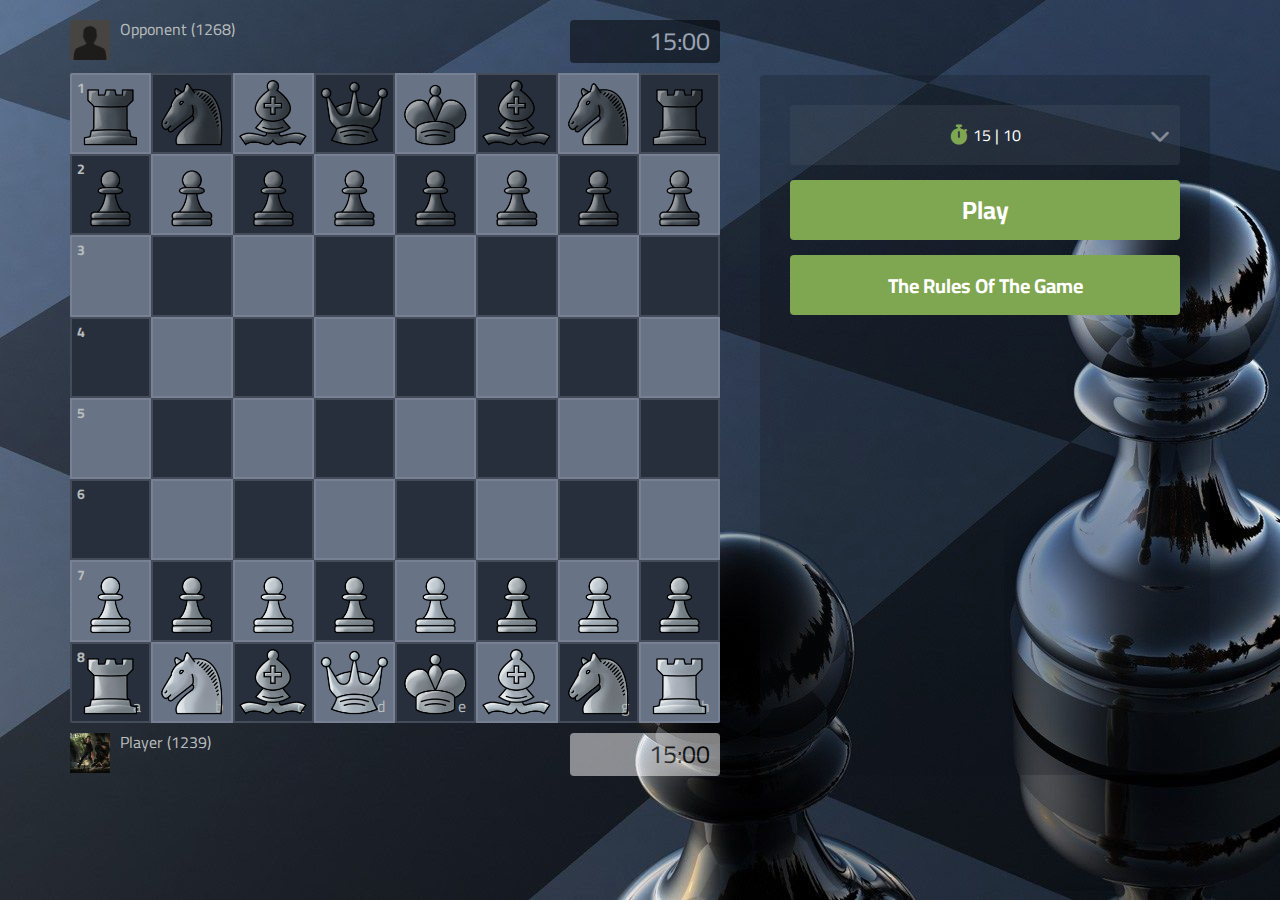
<file: index.html>
<!DOCTYPE html>
<html lang="en">
    <head>
        <meta charset="UTF-8">
        <meta http-equiv="X-UA-Compatible" content="IE=edge">
        <meta name="viewport" content="width=device-width, initial-scale=1.0">
        <title>Chess</title>
        <link rel="stylesheet" href="css/chess.css">
        <link rel="stylesheet" href="css/normalize.css">
        <link rel="stylesheet" href="css/all.min.css">
        <link rel="preconnect" href="https://fonts.googleapis.com">
        <link rel="preconnect" href="https://fonts.gstatic.com" crossorigin>
        <link href="https://fonts.googleapis.com/css2?family=Cairo:wght@200;300;400;500;600;700;800;900&display=swap" rel="stylesheet">
        <script src="main.js" defer></script>
    </head>
    <body>
        <div class="section">
            <div class="container">
                <div class="content-board">
                    <div class="rapp opponent">
                        <div class="info">
                            <img src="images/black_400.webp" alt="image-opponent">
                            <a href="#">opponent (1268)</a>
                        </div>
                        <div class="timer opponent">15:00</div>
                    </div>
                    <div class="board">
                        <div class="a a8" style="background-color: #697386;">
                            <img src="images/black-rock.png" alt="rock">
                        </div>
                        <div class="b8" style="background-color: #272f3c;">
                            <img src="images/black-knight.png" alt="knight">
                        </div>
                        <div class="c8" style="background-color: #697386;">
                            <img src="images/black-bishop.png" alt="bishop">
                        </div>
                        <div class="d8" style="background-color: #272f3c;">
                            <img src="images/black-queen.png" alt="queen">
                        </div>
                        <div class="e8" style="background-color: #697386;">
                            <img src="images/black-king.png" alt="king">
                        </div>
                        <div class="f8" style="background-color: #272f3c;">
                            <img src="images/black-bishop.png" alt="bishop">
                        </div>
                        <div class="g8" style="background-color: #697386;">
                            <img src="images/black-knight.png" alt="knight">
                        </div>
                        <div class="h8" style="background-color: #272f3c;">
                            <img src="images/black-rock.png" alt="rock">
                        </div>
                        <div class="a a7" style="background-color:#272f3c; ;">
                            <img src="images/black-pawon.png" alt="pawon">
                        </div>
                        <div class="b7" style="background-color: #697386;">
                            <img src="images/black-pawon.png" alt="pawon">
                        </div>
                        <div class="c7" style="background-color: #272f3c;">
                            <img src="images/black-pawon.png" alt="pawon">
                        </div>
                        <div class="d7" style="background-color: #697386;">
                            <img src="images/black-pawon.png" alt="pawon">
                        </div>
                        <div class="e7" style="background-color: #272f3c;">
                            <img src="images/black-pawon.png" alt="pawon">
                        </div>
                        <div class="f7" style="background-color: #697386;">
                            <img src="images/black-pawon.png" alt="pawon">
                        </div>
                        <div class="g7" style="background-color: #272f3c;">
                            <img src="images/black-pawon.png" alt="pawon">
                        </div>
                        <div class="h7" style="background-color: #697386;">
                            <img src="images/black-pawon.png" alt="pawon">
                        </div>
                        <div class="a a6" style="background-color: #697386;"></div>
                        <div class="b6" style="background-color: #272f3c;"></div>
                        <div class="c6" style="background-color: #697386;"></div>
                        <div class="d6" style="background-color: #272f3c;"></div>
                        <div class="e6" style="background-color: #697386;"></div>
                        <div class="f6" style="background-color: #272f3c;"></div>
                        <div class="g6" style="background-color: #697386;"></div>
                        <div class="h6" style="background-color: #272f3c;"></div>
                        <div class="a a5" style="background-color:#272f3c;"></div>
                        <div class="b5" style="background-color: #697386;"></div>
                        <div class="c5" style="background-color: #272f3c;"></div>
                        <div class="d5" style="background-color: #697386;"></div>
                        <div class="e5" style="background-color: #272f3c;"></div>
                        <div class="f5" style="background-color: #697386;"></div>
                        <div class="g5" style="background-color: #272f3c;"></div>
                        <div class="h5" style="background-color: #697386;"></div>
                        <div class="a a4" style="background-color: #697386;"></div>
                        <div class="b4" style="background-color: #272f3c;"></div>
                        <div class="c4" style="background-color: #697386;"></div>
                        <div class="d4" style="background-color: #272f3c;"></div>
                        <div class="e4" style="background-color: #697386;"></div>
                        <div class="f4" style="background-color: #272f3c;"></div>
                        <div class="g4" style="background-color: #697386;"></div>
                        <div class="h4" style="background-color: #272f3c;"></div>
                        <div class="a a3" style="background-color:#272f3c;"></div>
                        <div class="b3" style="background-color: #697386;"></div>
                        <div class="c3" style="background-color: #272f3c;"></div>
                        <div class="d3" style="background-color: #697386;"></div>
                        <div class="e3" style="background-color: #272f3c;"></div>
                        <div class="f3" style="background-color: #697386;"></div>
                        <div class="g3" style="background-color: #272f3c;"></div>
                        <div class="h3" style="background-color: #697386;"></div>
                        <div class="a a2" style="background-color: #697386;">
                            <img src="images/white-pawon.png" alt="pawon">
                        </div>
                        <div class="b2" style="background-color: #272f3c;">
                            <img src="images/white-pawon.png" alt="pawon">
                        </div>
                        <div class="c2" style="background-color: #697386;">
                            <img src="images/white-pawon.png" alt="pawon">
                        </div>
                        <div class="d2" style="background-color: #272f3c;">
                            <img src="images/white-pawon.png" alt="pawon">
                        </div>
                        <div class="e2" style="background-color: #697386;">
                            <img src="images/white-pawon.png" alt="pawon">
                        </div>
                        <div class="f2" style="background-color: #272f3c;">
                            <img src="images/white-pawon.png" alt="pawon">
                        </div>
                        <div class="g2" style="background-color: #697386;">
                            <img src="images/white-pawon.png" alt="pawon">
                        </div>
                        <div class="h2" style="background-color: #272f3c;">
                            <img src="images/white-pawon.png" alt="pawon">
                        </div>
                        <div class="a a1" style="background-color:#272f3c;">
                            <img src="images/white-rock.png" alt="rock">
                        </div>
                        <div class="b1" style="background-color: #697386;">
                            <img src="images/white-knight.png" alt="knight">
                        </div>
                        <div class="c1" style="background-color: #272f3c;">
                            <img src="images/white-bishop.png" alt="bishop">
                        </div>
                        <div class="d1" style="background-color: #697386;">
                            <img src="images/white-queen.png" alt="queen">
                        </div>
                        <div class="e1" style="background-color: #272f3c;">
                            <img src="images/white-king.png" alt="king">
                        </div>
                        <div class="f1" style="background-color: #697386;">
                            <img src="images/white-bishop.png" alt="bishop">
                        </div>
                        <div class="g1" style="background-color: #272f3c;">
                            <img src="images/white-knight.png" alt="knight">
                        </div>
                        <div class="h1" style="background-color: #697386;">
                            <img src="images/white-rock.png" alt="rock">
                        </div>
                    </div>
                    <div class="rapp player">
                        <div class="info">
                            <img src="images/134655616.79b25e3d.78x78o.496289203cc2.jpeg" alt="image-player">
                            <a href="#">player (1239)</a>
                        </div>
                        <div class="timer player">15:00</div>
                    </div>
                </div>
                <div class="new-game">
                    <div class="time">
                        <i class="fa-regular fa-stopwatch"></i>
                        <p>15 | 10</p>
                    </div>
                    <div class="game">
                        <div id="play" class="play">Play</div>
                        <div id="platform" class="platforms">
                            <p>Which platform do you want to play on</p>
                            <ul>
                                <li name="chess.com">   
                                    <a href="https://www.chess.com/" target="_blank"><img src="images/chess-com.png" alt=""></a>
                                </li>
                                <li name="chess24">
                                    <a href="https://chess24.com/it" target="_blank"><img src="images/chess-24.svg" alt=""></a>
                                </li>
                                <li name="lichess">
                                    <a href="https://lichess.org/it" target="_blank"><img src="images/lichess.avif" alt=""></a>
                                </li>
                            </ul>
                        </div>
                    </div>
                    <a href="info.html">The Rules of the Game</a>
                </div>
            </div>
        </div>
    </body>
</html>
</file>
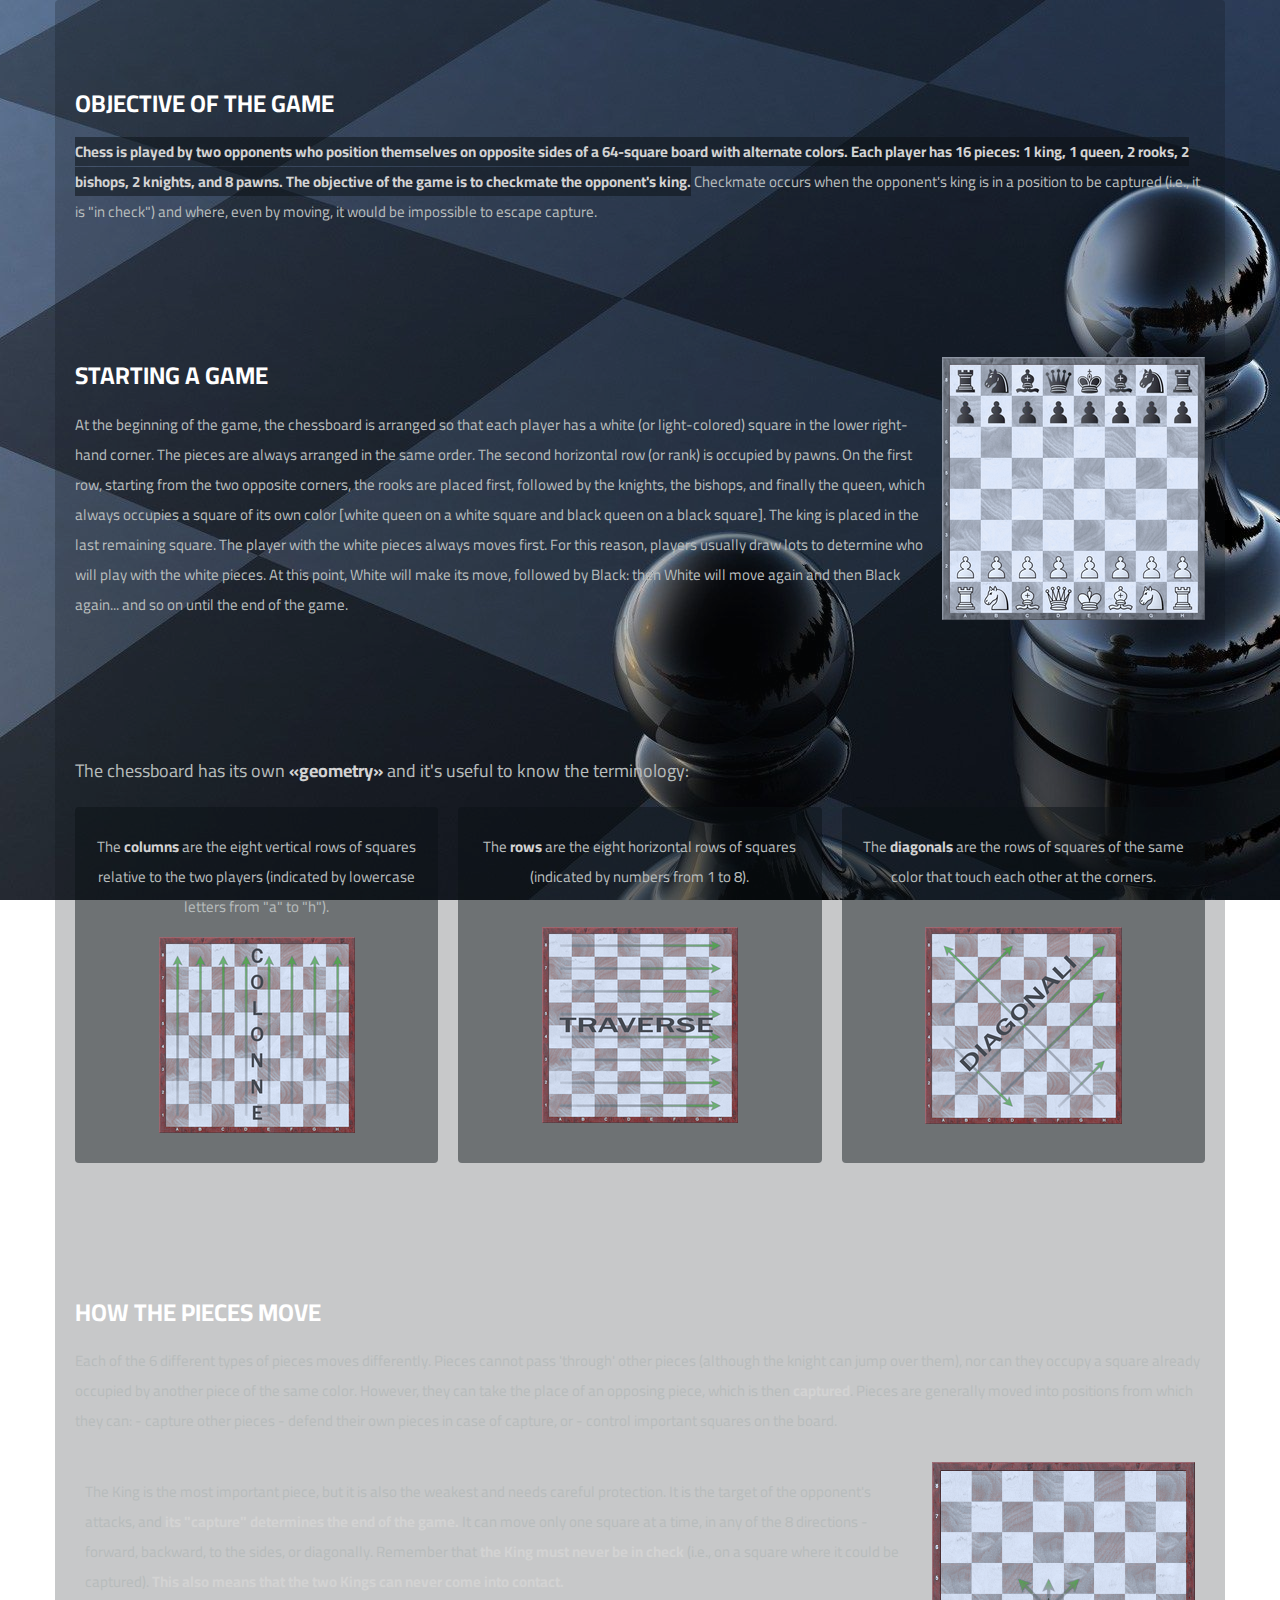
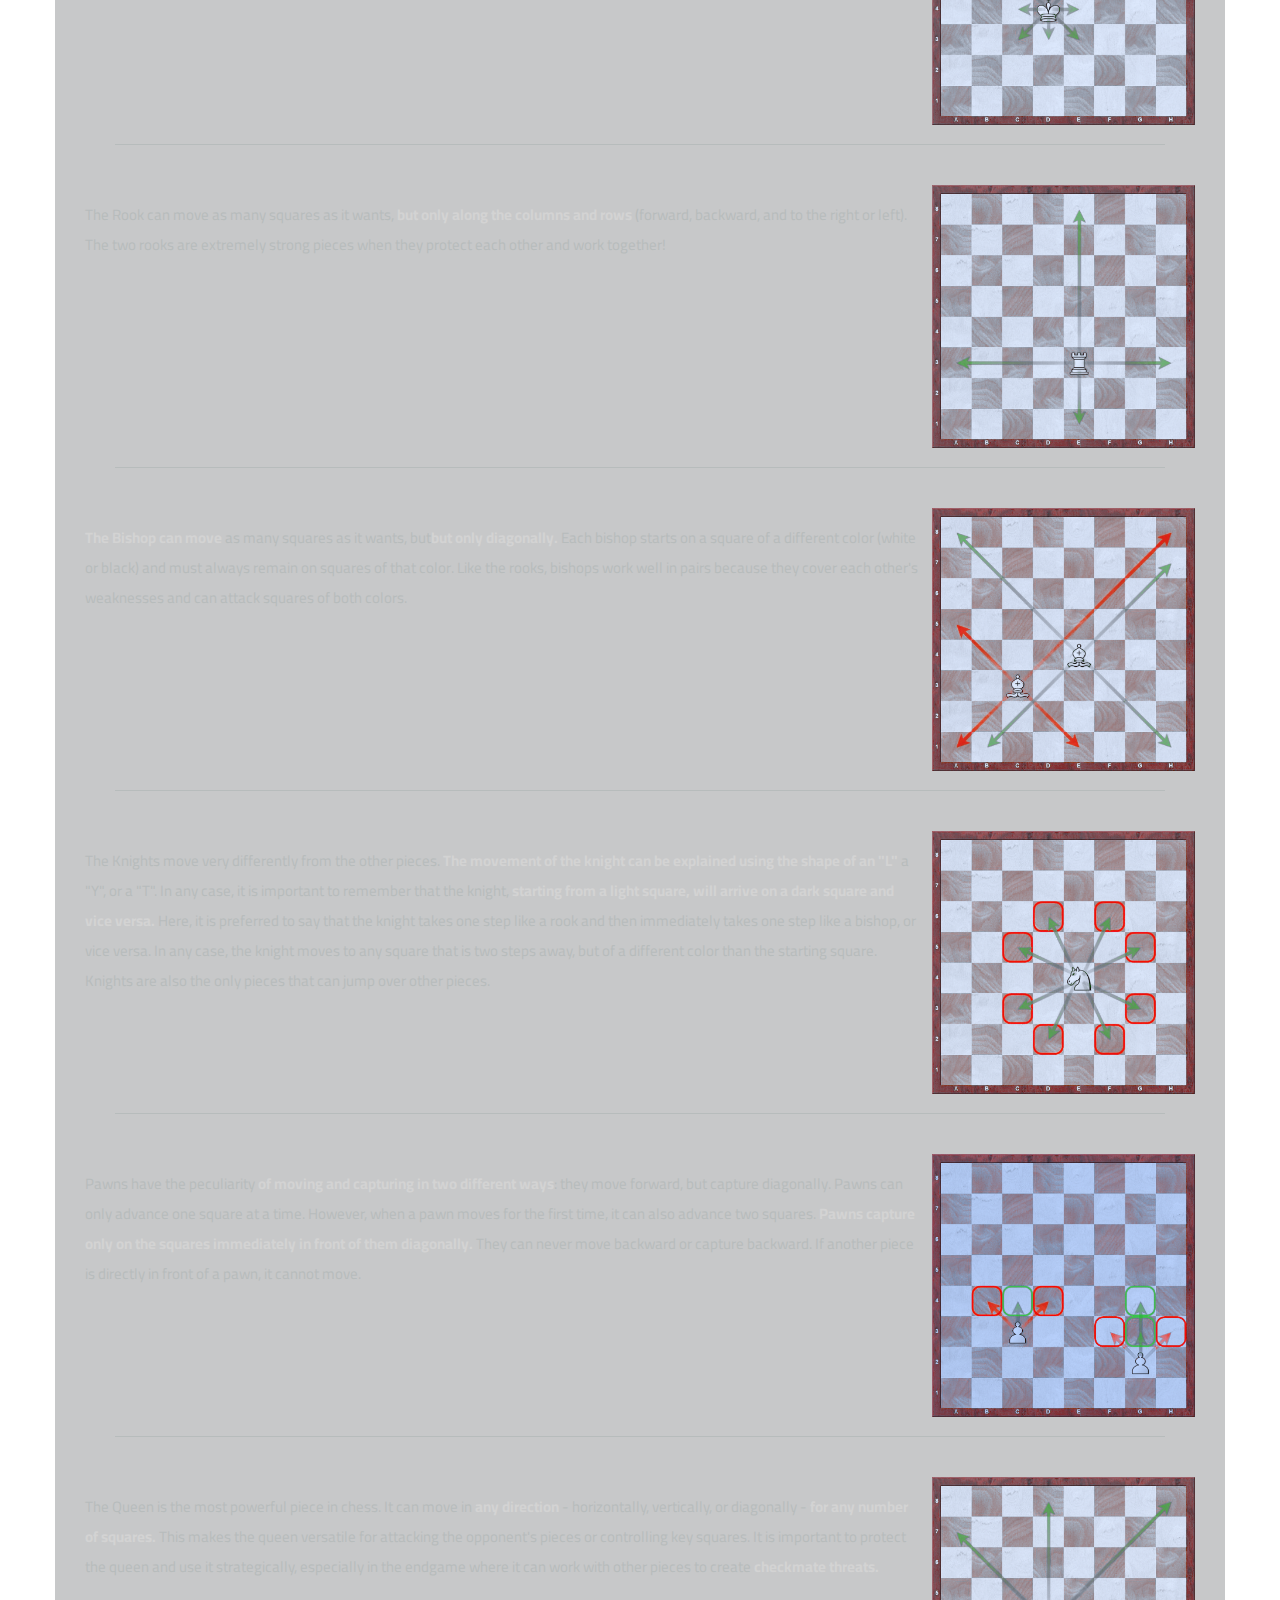
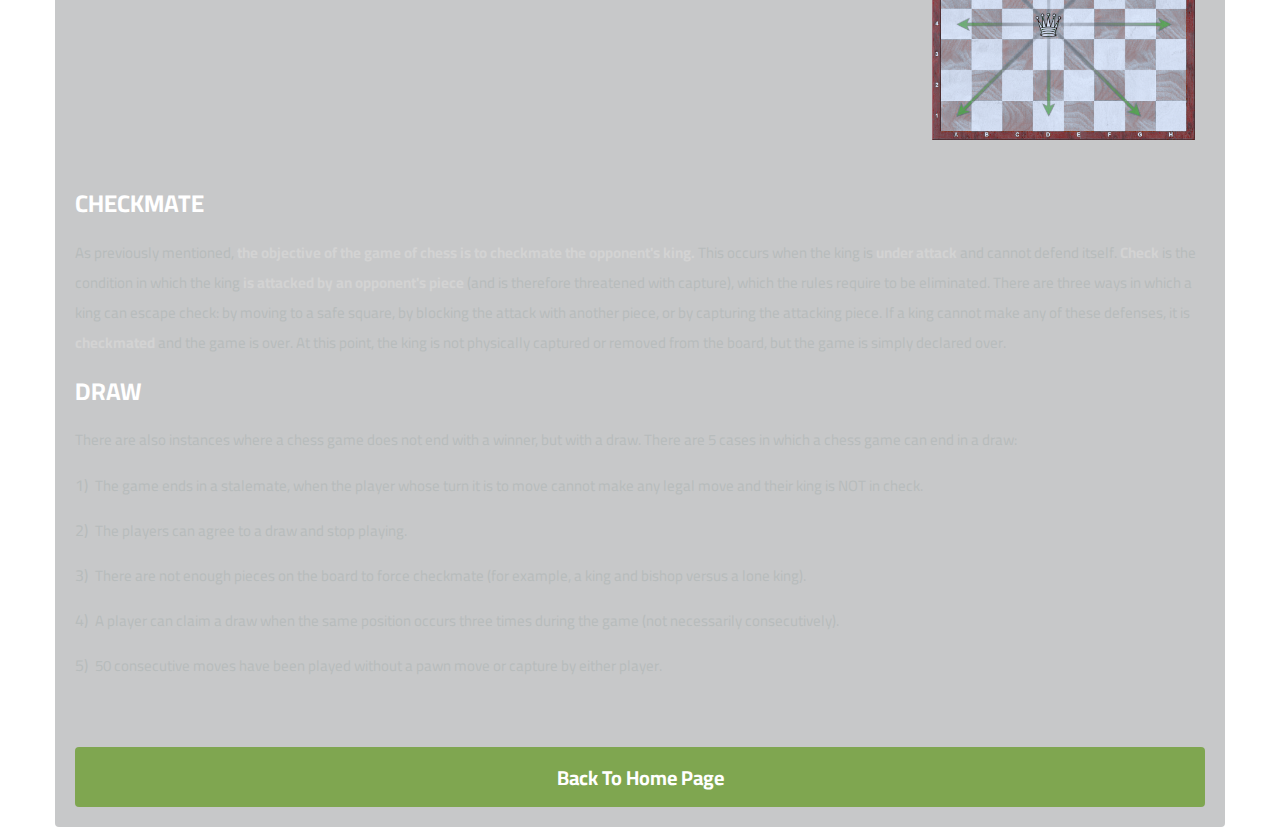
<file: info.html>
<!DOCTYPE html>
<html lang="en">
    <head>
        <meta charset="UTF-8">
        <meta http-equiv="X-UA-Compatible" content="IE=edge">
        <meta name="viewport" content="width=device-width, initial-scale=1.0">
        <title>Informazioni</title>
        <link rel="stylesheet" href="css/info.css">
        <link rel="stylesheet" href="css/chess.css">
        <link rel="stylesheet" href="css/normalize.css">
        <link rel="stylesheet" href="css/all.min.css">
        <link rel="preconnect" href="https://fonts.googleapis.com">
        <link rel="preconnect" href="https://fonts.gstatic.com" crossorigin>
        <link href="https://fonts.googleapis.com/css2?family=Cairo:wght@200;300;400;500;600;700;800;900&display=swap" rel="stylesheet">
    </head>
    <body>
        <div class="info">
            <div class="container">
                <div class="objective padding">
                    <h2>OBJECTIVE OF THE GAME</h2>
                    <p><span class="background">Chess is played by two opponents who position themselves on opposite sides of a 64-square board with alternate colors. Each player has 16 pieces: 1 king, 1 queen, 2 rooks, 2 bishops, 2 knights, and 8 pawns. <span>The objective of the game is to checkmate the opponent's king.</span></span> Checkmate occurs when the opponent's king is in a position to be captured (i.e., it is "in check") and where, even by
                    moving, it would be impossible to escape capture.</p>
                </div>
                <div class="opening padding">
                    <div class="text">
                        <h2>STARTING A GAME</h2>
                        <p>At the beginning of the game, the chessboard is arranged so that each player has a white (or light-colored) square in
                        the lower right-hand corner. The pieces are always arranged in the same order. The second horizontal row (or rank) is
                        occupied by pawns. On the first row, starting from the two opposite corners, the rooks are placed first, followed by the
                        knights, the bishops, and finally the queen, which always occupies a square of its own color [white queen on a white
                        square and black queen on a black square]. The king is placed in the last remaining square. The player with the white
                        pieces always moves first. For this reason, players usually draw lots to determine who will play with the white pieces.
                        At this point, White will make its move, followed by Black: then White will move again and then Black again... and so on
                        until the end of the game.</p>
                    </div>
                    <img src="images/Inizio-partita.png" alt="chess-board">
                </div>
                <div class="board-geometry padding">
                    <p>The chessboard has its own <span>«geometry»</span> and it's useful to know the terminology: </p>
                    <ul class="grid">
                        <li>
                            <p>The <span>columns</span> are the eight vertical rows of squares relative to the two players (indicated by lowercase letters from "a" to "h").</p>
                            <img src="images/colonne.png" alt="columns">
                        </li>
                        <li>
                            <p>The <span>rows</span> are the eight horizontal rows of squares (indicated by numbers from 1 to 8).</p>
                            <img src="images/righe.png" alt="rows">
                        </li>
                        <li>
                            <p>The <span>diagonals</span> are the rows of squares of the same color that touch each other at the corners.</p>
                            <img src="images/diagonali.png" alt="diagonals">
                        </li>
                    </ul>
                </div>
                <div class="how-to-play padding" >
                    <h2>HOW THE PIECES MOVE</h2>
                    <p>Each of the 6 different types of pieces moves differently. Pieces cannot pass 'through' other pieces (although the
                    knight can jump over them), nor can they occupy a square already occupied by another piece of the same color. However,
                    they can take the place of an opposing piece, which is then <span>captured</span>. Pieces are generally moved into positions from
                    which they can: - capture other pieces - defend their own pieces in case of capture, or - control important squares on
                    the board.</p>
                    <ul class="first-ul">
                        <li>
                            <p>The King is the most important piece, but it is also the weakest and needs careful protection. It is the target of the
                            opponent's attacks, and <span>its "capture" determines the end of the game.</span> It can move only one square at a time, in any of the 8 directions - forward, backward, to the sides, or diagonally. Remember that <span>the King must never be in check</span> (i.e., on a square where it could be captured). <span>This also means that the two Kings can never come into contact.</span></p>
                            <img src="images/Movimento-del-Re_blu.png" alt="">
                        </li>
                        <li>
                            <p>The Rook can move as many squares as it wants, <span>but only along the columns and rows</span> (forward, backward, and to the right or left). The two rooks are extremely strong pieces when they protect each other
                            and work together!</p>
                            <img src="images/Movimento-della-Torre_blu.png" alt="">
                        </li>
                        <li>
                            <p> <span>The Bishop can move</span> as many squares as it wants, but<span>but only diagonally.</span> Each bishop starts on a square of a different color (white or black) and must always remain on squares of that color.
                            Like the rooks, bishops work well in pairs because they cover each other's weaknesses and can attack squares of both
                            colors.</p>
                            <img src="images/Movimento-dell-Alfiere_blu.png" alt="">
                        </li>
                        <li>
                            <p>The Knights move very differently from the other pieces. <span>The movement of the knight can be explained using the shape of an "L"</span> a "Y", or a "T". In any case, it is important to remember that the knight, <span>starting from a light square, will arrive on a dark square and vice versa.</span> Here, it is preferred to say that the knight takes one step like a rook and then immediately takes one step like a
                            bishop, or vice versa. In any case, the knight moves to any square that is two steps away, but of a different color than
                            the starting square. Knights are also the only pieces that can jump over other pieces.</p>
                            <img src="images/Movimento-del-Cavallo_blu.png" alt="">
                        </li>
                        <li>
                            <p> Pawns have the peculiarity <span>of moving and capturing in two different ways</span>: they move forward, but capture diagonally. Pawns can only advance one square at a time. However, when a pawn moves for
                            the first time, it can also advance two squares.<span> Pawns capture only on the squares immediately in front of them diagonally.</span> They can never move backward or capture backward. If another piece is directly in front of a pawn, it cannot move.</p>
                            <img src="images/Movimento-del-pedone1_blu.png" alt="">
                        </li>
                        <li>
                            <p>The Queen is the most powerful piece in chess. It can move in <span> any direction </span> - horizontally, vertically, or diagonally -
                            <span> for any number of squares.</span> This makes the queen versatile for attacking the opponent's pieces or controlling key
                            squares. It is important to protect the queen and use it strategically, especially in the endgame where it can work with
                            other pieces to create <span> checkmate threats.</span></p>
                            <img src="images/Movimento-della-Donna_blu.png" alt="">
                        </li>
                    </ul>
                    <h2>checkmate</h2>
                    <p>As previously mentioned, <span>the objective of the game of chess is to checkmate the opponent's king.</span> This occurs when the king is <span>under attack</span> and cannot defend itself. <span>Check</span> is the condition in which the king <span>is attacked by an opponent's piece</span> (and is therefore threatened with capture), which the rules require to be eliminated. There are three ways in which a
                    king can escape check: by moving to a safe square, by blocking the attack with another piece, or by capturing the
                    attacking piece. If a king cannot make any of these defenses, it is <span>checkmated</span> and the game is over. At this point, the
                    king is not physically captured or removed from the board, but the game is simply declared over.</p>
                    <h2>draw</h2>
                    <p>There are also instances where a chess game does not end with a winner, but with a draw. There are 5 cases in which a
                    chess game can end in a draw:</p>
                    <ul class="second-ul">
                        <li><p>The game ends in a stalemate, when the player whose turn it is to move cannot make any legal move and their king is NOT
                        in check.</p></li>
                        <li><p>The players can agree to a draw and stop playing.</p></li>
                        <li><p>There are not enough pieces on the board to force checkmate (for example, a king and bishop versus a lone king).</p></li>
                        <li><p>A player can claim a draw when the same position occurs three times during the game (not necessarily consecutively).</p></li>
                        <li><p>50 consecutive moves have been played without a pawn move or capture by either player.</p></li>
                    </ul>
                </div>
                <a href="index.html">back to home page</a>
            </div>
        </div>
    </body>
</html>
</file>
<file: css/chess.css>
:root {
    --main-color: #7fa650;
    --main-transition: 0.3s;
    --color-p: #b7bcbc;
}
* {
    -webkit-box-sizing: border-box;
    -moz-box-sizing: border-box;
    box-sizing: border-box;
}
html {
    scroll-behavior: smooth;
}
body {
    font-family: 'Cairo', sans-serif;
    background-image: url(../images/background-body.jpg);
    background-size: cover;
    background-position: center center;
    background-attachment: fixed;
}
.container {
    position: relative;
    padding-right: 15px;
    padding-left: 15px;
    margin-right: auto;
    margin-left: auto;
}
@media (min-width: 768px) {
    .container {
        width: 750px;
    }
}
@media (min-width: 992px) {
    .container {
        width: 986px;
    }
}
@media (min-width: 1199px) {
    .container {
        width: 1170px;
    }
}
ul {
    padding: 0;
}
li {
    list-style: none;
    padding: 0;
    margin: 0;
}
.section .container {
    display: flex;
}
@media (max-width:992px) {
    .section .container {
        flex-direction: column;
        align-items: center;
    }
}
.section .container .content-board {
    display: flex;
    flex-direction: column;
    align-content: flex-start;
    margin: 10px 0;
    width: fit-content;
    height: fit-content;
}
.section .container .content-board .rapp {
    display: flex;
    align-items: flex-start;
    color: var(--color-p);
    justify-content: space-between;
    margin-top: 10px;
}
.section .container .content-board .rapp:first-child {
    margin-bottom: 10px;
}
.section  .container .content-board .rapp .info {
    display: flex;
    gap: 10px;
}
.section .container .content-board .rapp img {
    width: 40px;
    height: 40px;
}
.section .container .content-board .rapp a {
    margin: 0;
    padding: 0;
    display: block;
    text-decoration: none;
    color: var(--color-p);
    text-transform: capitalize;
    transition: var(--main-transition);
}
.section .container .content-board .rapp .timer {
    padding: 7px;
    padding-right: 10px;
    width: 150px;
    font-size: 25px;
    border-radius: 4px;
    text-align: right;
    opacity: 0.5;
}
@media (max-width:520px) {
    .section .container .content-board .rapp .timer {
        width: 125px;
        font-weight: 600;
    }
}
.section .container .content-board .rapp .timer.opponent {
    background-color: black;
    color: white;
}
.section .container .content-board .rapp .timer.player {
    background-color: white;
    color: black;
}
.section .container .content-board .info a:hover {
    color: white;
}
.section .container .content-board .board {
    width: 650px;
    height: 650px;
    display: grid;
    grid-template-columns: repeat(8, 1fr);
    grid-template-rows: repeat(8, 1fr);
    border-radius: 2px;
    overflow: hidden;
    counter-reset:board;
    animation: live-game 30s linear 1 backwards;
}
@media (max-width:768px) {
    .section .container .content-board .board {
        width: 500px;
        height: 500px;
        margin: auto;
    }
}
@media (max-width:520px) {
    .section .container .content-board .board {
        width: 350px;
        height: 350px;
        margin: auto;
    }
}
.section .container .content-board .board > div {
    position: relative;
    border: 2px solid rgb(181 181 197 / 21%);
}
.section .container .content-board .board .e2 img {
    animation: e2 var(--main-transition) linear 1 forwards;
}
.section .container .content-board .board .e7 img {
    animation: e7 var(--main-transition) .5s linear 1 forwards;
}
.section .container .content-board .board .f1 img {
    animation: b-f6 var(--main-transition) 1s linear 1 forwards;
}
.section .container .content-board .board .d7 img {
    animation: d7 var(--main-transition) 1.5s linear 1 forwards;
}
.section .container .content-board .board .d1 img {
    animation: q-d1 1.4s 2s linear 1 forwards;
}
.section .container .content-board .board .b8 img {
    animation: k-b8 var(--main-transition) 2.5s linear 1 forwards;
}
.section .container .content-board .board .f7 img {
    animation: f7 var(--main-transition) 3.2s linear 1 forwards;
}
.section .container .content-board .board .e8 img {
    animation: e8 1s 3.5s linear infinite;
}
.section .container .content-board .board .e8 {
    animation: color-e8 0s 3.4s linear 1 forwards;
}
.section .container .content-board .board > div img {
    position: absolute;
    width: 100%;
    z-index: 2;
}
.section .container .content-board .board .a::before {
    counter-increment: board;
    position: absolute;
    content: counter(board);
    top: 5px;
    left: 5px;
    color: var(--color-p);
    font-size: 14px;
    font-weight: bold;
    font: 20px;
}
@media (max-width:768px) {
    .section .container .content-board .board .a::before  {
        font-size: 10px;
        top: 2px;
        left: 2px;
    }
}
.section .container .content-board .board .a1::after {
    content: "a"; 
    position: absolute;
    color: var(--color-p);
    bottom: 5px;
    right: 8px;
}
.section .container .content-board .board .b1::after {
    content: "b"; 
    position: absolute;
    color: var(--color-p);
    bottom: 5px;
    right: 8px;
}
.section .container .content-board .board .c1::after {
    content: "c"; 
    position: absolute;
    color: var(--color-p);
    bottom: 5px;
    right: 8px;
}
.section .container .content-board .board .d1::after {
    content: "d"; 
    position: absolute;
    color: var(--color-p);
    bottom: 5px;
    right: 8px;
}
.section .container .content-board .board .e1::after {
    content: "e"; 
    position: absolute;
    color: var(--color-p);
    bottom: 5px;
    right: 8px;
}
.section .container .content-board .board .f1::after {
    content: "f"; 
    position: absolute;
    color: var(--color-p);
    bottom: 5px;
    right: 8px;
}
.section .container .content-board .board .g1::after {
    content: "g"; 
    position: absolute;
    color: var(--color-p);
    bottom: 5px;
    right: 8px;
}
.section .container .content-board .board .h1::after {
    content: "h"; 
    position: absolute;
    color: var(--color-p);
    bottom: 5px;
    right: 8px;
}
@media (max-width:768px) {
    .section .container .content-board .board div::after  {
        font-size: 10px;
        right: 2px;
        bottom: 2px;
    }
}
.section .container .new-game {
    width: 100%;
    margin-left: 40px;
    margin-top: 75px;
    height: calc(650px + 50px);
    background-color: #0b11163b;
    border-radius: 4px;
    padding: 30px 30px;
    display: flex;
    flex-direction: column;
    gap: 15px;
}
@media (max-width:992px) {
    .section .container .new-game {
        margin-left: 0;
        height: 300px;
    }
}
.section .container .new-game .time {
    display: flex;
    align-items: center;
    justify-content: center;
    background-color: rgb(75 85 102 / 28%);
    border-radius: 4px;
    gap: 5px;
    position: relative;
    transition: var(--main-transition);
    cursor: pointer;
    min-height: 60px;
}
.section .container .new-game .time:hover {
    background-color: #4a566a99;
}
.section .container .new-game .time::after {
    font-family: "Font Awesome 5 Free";
    content: "\f078";
    font-weight: bold;
    position: absolute;
    right: 10px;
    color: rgb(132 139 151);
    font-size: 20px;
}
.section .container .new-game .time i {
    color: var(--main-color);
    font-weight: bold;
    font-size: 20px;
    padding: 10px 0;
}
.section .container .new-game .time p {
    color: white;
}
.section .container .new-game .play {
    min-height: 60px;
    border-radius: 4px;
    position: relative;
    cursor: pointer;
    background-color: var(--main-color);
    display: flex;
    align-items: center;
    justify-content: center;
    color: white;
    font-weight: bold;
    font-size: 25px;
    animation: change-color 5s infinite linear alternate-reverse;
}
.pause-animation {
    animation-play-state: paused !important;
}
.open-platforms {
    display: flex !important;
}
.section .container .new-game .platforms {
    display: flex;
    flex-direction: column;
    justify-content: center;
    align-items: center;
    background-color: #0d111859;
    display: none;
    transition: var(--main-transition);
    border-radius: 4px;
}
.section .container .new-game .platforms p {
    color: var(--color-p);
    text-align: center;
}
.section .container .new-game .platforms ul {
    display: flex;
    gap: 15px;
    align-items: center;
}
.section .container .new-game .platforms li {
    background-color: #313131;
    border-radius: 4px;
    transition: var(--main-transition);
    position: relative;
    display: flex;
    justify-content: center;
}
.section .container .new-game .platforms li::before {
    content: "";
    border: 8px solid;
    position: absolute;
    bottom: -8px;
    right: 50%;
    transform: translateX(50%);
    border-color: transparent transparent black;
    display: none;
}
.section .container .new-game .platforms li::after {
    content: attr(name);
    position: absolute;
    color: white;
    padding: 5px 10px;
    background-color: black;
    border-radius: 4px;
    font-size: 14px;
    bottom: -32px;
    display: none;
}
.section .container .new-game .platforms li:hover:before,
.section .container .new-game .platforms li:hover::after {
    display: block;
}
.section .container .new-game .platforms li:first-child:hover {
    background-color: #4f6c2bba;
    box-shadow: 0px 0px 5px 0px #4f6c2bba;
}
.section .container .new-game .platforms li:nth-child(2):hover {
    background-color: #223b96be;
    box-shadow: 0px 0px 5px 0px #223b96be;
}
.section .container .new-game .platforms li:last-child:hover {
    background-color: white;
    box-shadow: 0px 0px 5px 0px white;
}
.section .container .new-game .platforms a {
    height: 40px;
    display: flex;
    align-items: center;
}
.section .container .new-game .platforms a img {
    width: 40px;
}
.section .container .new-game .game ~ a{
    min-height: 60px;
    border-radius: 4px;
    background-color: var(--main-color);
    text-decoration: none;
    display: flex;
    align-items: center;
    justify-content: center;
    color: white;
    font-weight: bold;
    font-size: 20px;
    text-transform: capitalize;
    transition: var(--main-transition);
}
.section .container .new-game .game ~ a:hover {
    background-color: #95bb4a;
    box-shadow: 0px 0px 5px 2px #95bb4a;
}
@keyframes e2 {
    100% {
        transform: translateY(-163px);
    }
}
@keyframes e7 {
    100% {
        transform: translateY(163px);
    }
}
@keyframes b-f6 {
    100% {
        transform: translate(-243px, -243px);
    }
}
@keyframes d7 {
    100% {
        transform: translateY(81px);
    }
}
@keyframes q-d1 {
    15%, 85% {
        transform: translate(162px, -162px);
    }
    100% {
        transform: translate(162px, -486px);
    }
}
@keyframes k-b8 {
    100% {
        transform: translate(81px, 162px);
    }
}
@keyframes f7 {
    100% {
        opacity: 0;
    }
}
@keyframes e8 {
    0%, 20% {
        transform: translateX(5px);
    }
    10%, 30% {
        transform: translateX(-5px);
    }
    40% {
        transform: translateX(0);
    }
}
@keyframes color-e8 {
    100% {
        background-color: #d1655b;
    }
}
@media (max-width:768px) {
    @keyframes e2 {
        100% {
            transform: translateY(-125px);
        }
    }
    @keyframes e7 {
        100% {
            transform: translateY(125px);
        }
    }
    @keyframes b-f6 {
        100% {
            transform: translate(-188px, -188px);
        }
    }
    @keyframes d7 {
        100% {
            transform: translateY(63px);
        }
    }
    @keyframes q-d1 {
        15%, 85% {
            transform: translate(125px, -125px);
        }
        100% {
            transform: translate(125px, -375px);
        }
    }
    @keyframes k-b8 {
        100% {
            transform: translate(63px, 125px);
        }
    }
}
@media (max-width:520px) {
    @keyframes e2 {
        100% {
            transform: translateY(-88px);
        }
    }
    @keyframes e7 {
        100% {
            transform: translateY(88px);
        }
    }
    @keyframes b-f6 {
        100% {
            transform: translate(-132px, -132px);
        }
    }
    @keyframes d7 {
        100% {
            transform: translateY(44px);
        }
    }
    @keyframes q-d1 {
        15%, 85% {
            transform: translate(88px, -88px);
        }
        100% {
            transform: translate(88px, -262px);
        }
    }
    @keyframes k-b8 {
        100% {
            transform: translate(44px, 88px);
        }
    }
}
@keyframes change-color {
    0%, 100% {
        background-color: var(--main-color);
    }
    50% {
        background-color: #9ee14de6;
        box-shadow: 0px 0px 5px 2px #9ee14de6;
    }
}
</file>
<file: css/info.css>
:root {
    --main-color: #7fa650;
    --main-transition: 0.3s;
    --color-p: #b7bcbc;
    --bold-color: #d3d3d3;
}
@media (max-width:768px) {
    p {
        text-align: center;
    }
}
@media (max-width:768px) {
    h2 {
        text-align: center;
    }
}
::selection {
    color: black;
    background-color: rgba(255, 255, 255, 0.467);
}
.info .container {
    background-color: #0b11163b;
    border-radius: 4px;
    padding: 20px;
}
.info .container i {
    font-weight: bold;
}
.info .container p {
    color: var(--color-p);
    line-height: 2;
    font-size: 15px;
}
.info .container h2 {
    color: white;
    text-transform: uppercase;
}
.padding {
    padding:  50px 0;
}
.info .container span{
    font-weight: bold;
    color: var(--bold-color);
}
.info .container span.background {
    background-color: #0b111685;
}
.info .container .opening {
    display: flex;
    gap: 10px;
    align-items: center;
}
@media (max-width:768px) {
    .info .container .opening {
        flex-direction: column;
        justify-content: center;
    }
}
.info .container .board-geometry > p {
    font-size: 18px;
}
.info .container .board-geometry ul {
    display: grid;
    grid-template-columns: repeat(auto-fill, minmax(300px, 1fr));
    justify-content: center;
    gap: 20px;
}
.info .container .board-geometry ul li {
    display: flex;
    flex-direction: column;
    align-items: center;
    background-color: #0b111678;
    padding: 10px;
    padding-bottom: 30px;
    border-radius: 4px;
}
.info .container .board-geometry ul li p {
    min-height: 80px;
    text-align: center;
}
.info .container .how-to-play ul.first-ul li {
    display: flex;
    gap: 10px;
    margin-bottom: 40px;
    padding: 10px;
    position: relative;
}
@media (max-width:768px) {
    .info .container .how-to-play ul.first-ul li {
        flex-direction: column;
        justify-content: center;
        align-items: center;
    }
}
.info .container .how-to-play ul.first-ul li:not(:last-child):before {
    content: "";
    width: calc(100% - 80px);
    position: absolute;
    height: 1px;
    background-color: var(--color-p);
    bottom: -10px;
    right: 50%;
    transform: translateX(50%);
}
.info .container .how-to-play ul.first-ul li img {
    width: 263px;
}
.info .container > a {
    min-height: 60px;
    border-radius: 4px;
    background-color: var(--main-color);
    text-decoration: none;
    display: flex;
    align-items: center;
    justify-content: center;
    color: white;
    font-weight: bold;
    font-size: 20px;
    text-transform: capitalize;
    transition: var(--main-transition);
}
.info .container > a:hover {
    background-color: #95bb4a;
    box-shadow: 0px 0px 5px 2px #95bb4a;
}
.info .container .how-to-play ul.second-ul {
    counter-reset: li;
}
.info .container .how-to-play ul.second-ul li {
    position: relative;
    padding-left: 20px;
}
.info .container .how-to-play ul.second-ul li::before{
    counter-increment: li;
    content: counter(li) ")";
    position: absolute;
    top: 5px;
    left: 0;
    color: var(--color-p);
}
</file>
